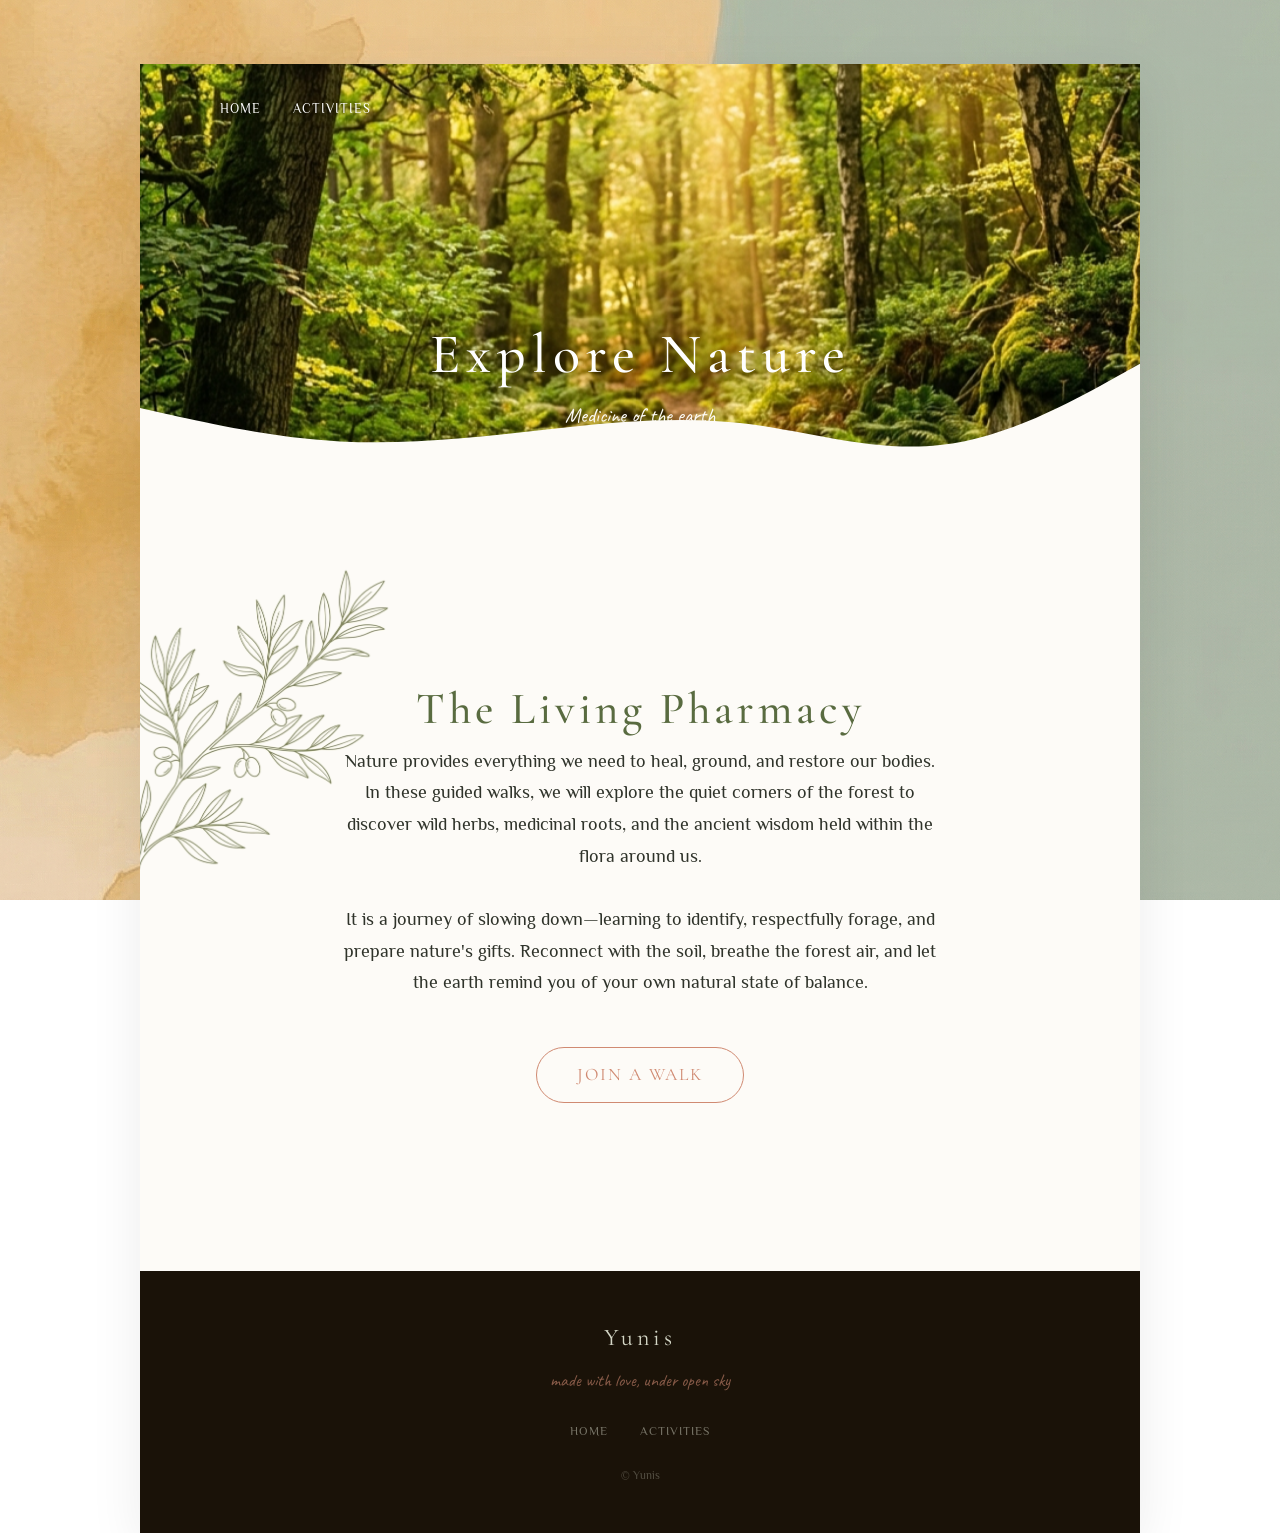
<file: explore-nature.html>
<!DOCTYPE html>
<html lang="en">
<head>
    <meta charset="UTF-8">
    <meta name="viewport" content="width=device-width, initial-scale=1.0">
    <title>Explore Nature | Yunis</title>
    <link rel="stylesheet" href="style.css">
</head>
<body>
<div class="page-container">
    <header class="subpage-header subpage-header--short">
        <div class="parallax-bg layer-bg" style="background-image: url('assets/images/explore_nature_hero_1775455972400.png'); background-position: center;"></div>
        <nav class="navbar">
            <ul class="nav-links nav-links--light">
                <li><a href="index.html">HOME</a></li>
                <li><a href="index.html#activities">ACTIVITIES</a></li>
            </ul>
            <button class="hamburger" aria-label="Menu" aria-expanded="false">
                <span></span>
                <span></span>
                <span></span>
            </button>
        </nav>
        <div class="subpage-hero-content">
             <h1>Explore Nature</h1>
             <p class="section-subtitle">Medicine of the earth</p>
        </div>
        <div class="wave-bottom">
            <svg viewBox="0 0 1440 320" preserveAspectRatio="none">
                <path fill="#FDFBF7" fill-opacity="1" d="M0,160L48,170.7C96,181,192,203,288,208C384,213,480,203,576,192C672,181,768,171,864,181.3C960,192,1056,224,1152,213.3C1248,203,1344,149,1392,122.7L1440,96L1440,320L1392,320C1344,320,1248,320,1152,320C1056,320,960,320,864,320C768,320,672,320,576,320C480,320,384,320,288,320C192,320,96,320,48,320L0,320Z"></path>
            </svg>
        </div>
    </header>

    <nav class="nav-overlay">
        <ul>
            <li><a href="index.html">Home</a></li>
            <li><a href="index.html#activities">Activities</a></li>
        </ul>
    </nav>

    <main class="subpage-main">
        <img src="assets/images/plant_branch_1775364605554.png" alt="" class="subpage-decoration" style="top:50px; left:-50px; width:300px; opacity:0.8;">
        <h2 class="section-title reveal">The Living Pharmacy</h2>
        <p class="reveal">
            Nature provides everything we need to heal, ground, and restore our bodies. In these guided walks, we will explore the quiet corners of the forest to discover wild herbs, medicinal roots, and the ancient wisdom held within the flora around us.<br><br>
            It is a journey of slowing down—learning to identify, respectfully forage, and prepare nature's gifts. Reconnect with the soil, breathe the forest air, and let the earth remind you of your own natural state of balance.
        </p>
        <div class="subpage-cta reveal">
             <a href="index.html#contact" class="btn-primary">Join a Walk</a>
        </div>
    </main>

    <footer class="site-footer">
        <p class="footer-brand">Yunis</p>
        <p class="footer-tagline">made with love, under open sky</p>
        <ul class="footer-nav">
            <li><a href="index.html">Home</a></li>
            <li><a href="index.html#activities">Activities</a></li>
        </ul>
        <p class="footer-credit">&copy; Yunis</p>
    </footer>
</div>

<button class="back-to-top" aria-label="Back to top">
    <svg viewBox="0 0 24 24" fill="none" stroke="currentColor" stroke-width="2" stroke-linecap="round" stroke-linejoin="round">
        <polyline points="18 15 12 9 6 15"></polyline>
    </svg>
</button>

<script src="main.js"></script>
</body>
</html>
</file>
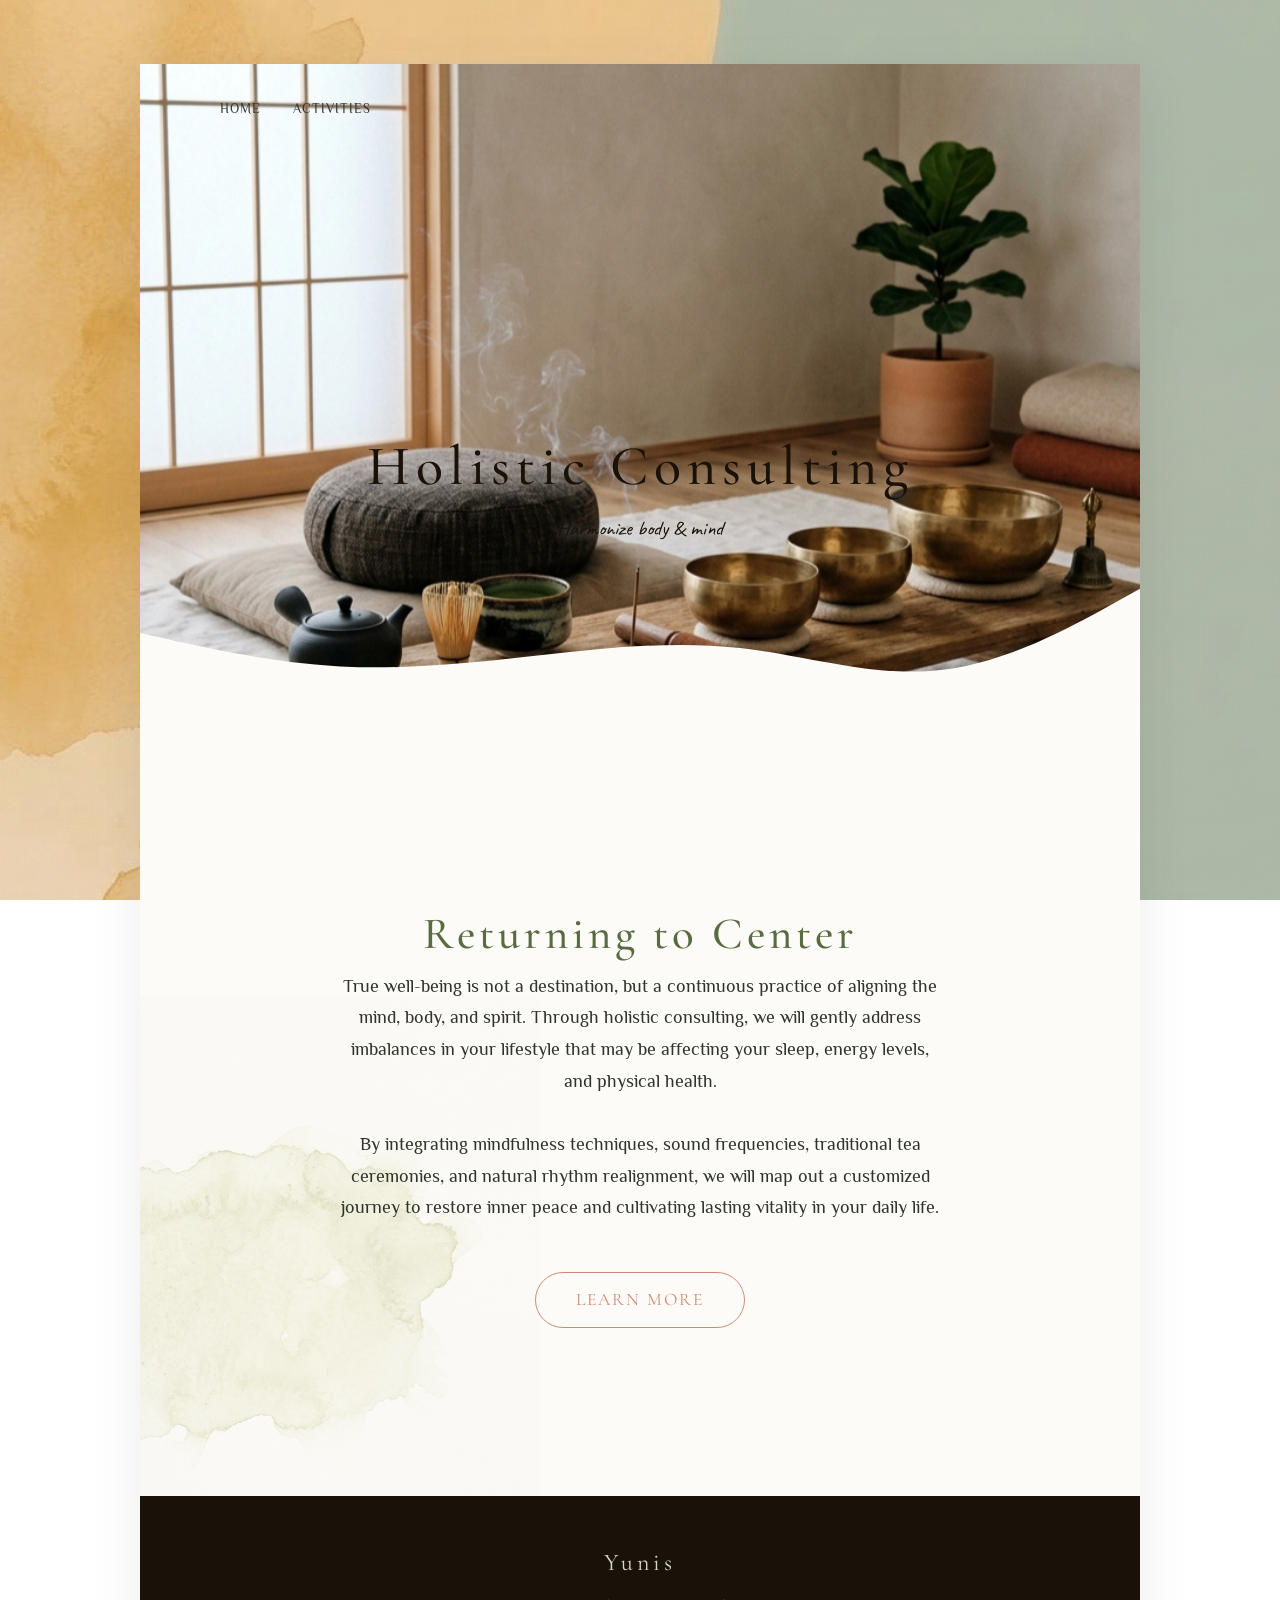
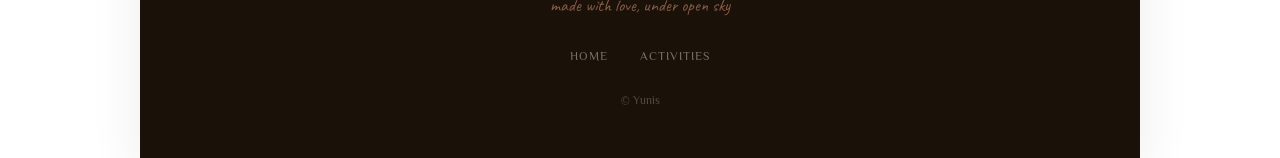
<file: holistic-consulting.html>
<!DOCTYPE html>
<html lang="en">
<head>
    <meta charset="UTF-8">
    <meta name="viewport" content="width=device-width, initial-scale=1.0">
    <title>Holistic Consulting | Yunis</title>
    <link rel="stylesheet" href="style.css">
</head>
<body>
<div class="page-container">
    <header class="subpage-header">
        <div class="parallax-bg layer-bg" style="background-image: url('assets/images/holistic_consulting_hero_1775455987597.png'); background-position: center;"></div>
        <nav class="navbar">
            <ul class="nav-links">
                <li><a href="index.html">HOME</a></li>
                <li><a href="index.html#activities">ACTIVITIES</a></li>
            </ul>
            <button class="hamburger" aria-label="Menu" aria-expanded="false">
                <span></span>
                <span></span>
                <span></span>
            </button>
        </nav>
        <div class="subpage-hero-content subpage-hero-content--dark">
             <h1>Holistic Consulting</h1>
             <p class="section-subtitle">Harmonize body & mind</p>
        </div>
        <div class="wave-bottom">
            <svg viewBox="0 0 1440 320" preserveAspectRatio="none">
                <path fill="#FDFBF7" fill-opacity="1" d="M0,160L48,170.7C96,181,192,203,288,208C384,213,480,203,576,192C672,181,768,171,864,181.3C960,192,1056,224,1152,213.3C1248,203,1344,149,1392,122.7L1440,96L1440,320L1392,320C1344,320,1248,320,1152,320C1056,320,960,320,864,320C768,320,672,320,576,320C480,320,384,320,288,320C192,320,96,320,48,320L0,320Z"></path>
            </svg>
        </div>
    </header>

    <nav class="nav-overlay">
        <ul>
            <li><a href="index.html">Home</a></li>
            <li><a href="index.html#activities">Activities</a></li>
        </ul>
    </nav>

    <main class="subpage-main">
        <img src="assets/images/smudge_green_1775364622060.png" alt="" class="subpage-decoration" style="bottom:-100px; left:-200px; width:600px;">
        <h2 class="section-title reveal">Returning to Center</h2>
        <p class="reveal">
            True well-being is not a destination, but a continuous practice of aligning the mind, body, and spirit. Through holistic consulting, we will gently address imbalances in your lifestyle that may be affecting your sleep, energy levels, and physical health.<br><br>
            By integrating mindfulness techniques, sound frequencies, traditional tea ceremonies, and natural rhythm realignment, we will map out a customized journey to restore inner peace and cultivating lasting vitality in your daily life.
        </p>
        <div class="subpage-cta reveal">
             <a href="index.html#contact" class="btn-primary">Learn More</a>
        </div>
    </main>

    <footer class="site-footer">
        <p class="footer-brand">Yunis</p>
        <p class="footer-tagline">made with love, under open sky</p>
        <ul class="footer-nav">
            <li><a href="index.html">Home</a></li>
            <li><a href="index.html#activities">Activities</a></li>
        </ul>
        <p class="footer-credit">&copy; Yunis</p>
    </footer>
</div>

<button class="back-to-top" aria-label="Back to top">
    <svg viewBox="0 0 24 24" fill="none" stroke="currentColor" stroke-width="2" stroke-linecap="round" stroke-linejoin="round">
        <polyline points="18 15 12 9 6 15"></polyline>
    </svg>
</button>

<script src="main.js"></script>
</body>
</html>
</file>
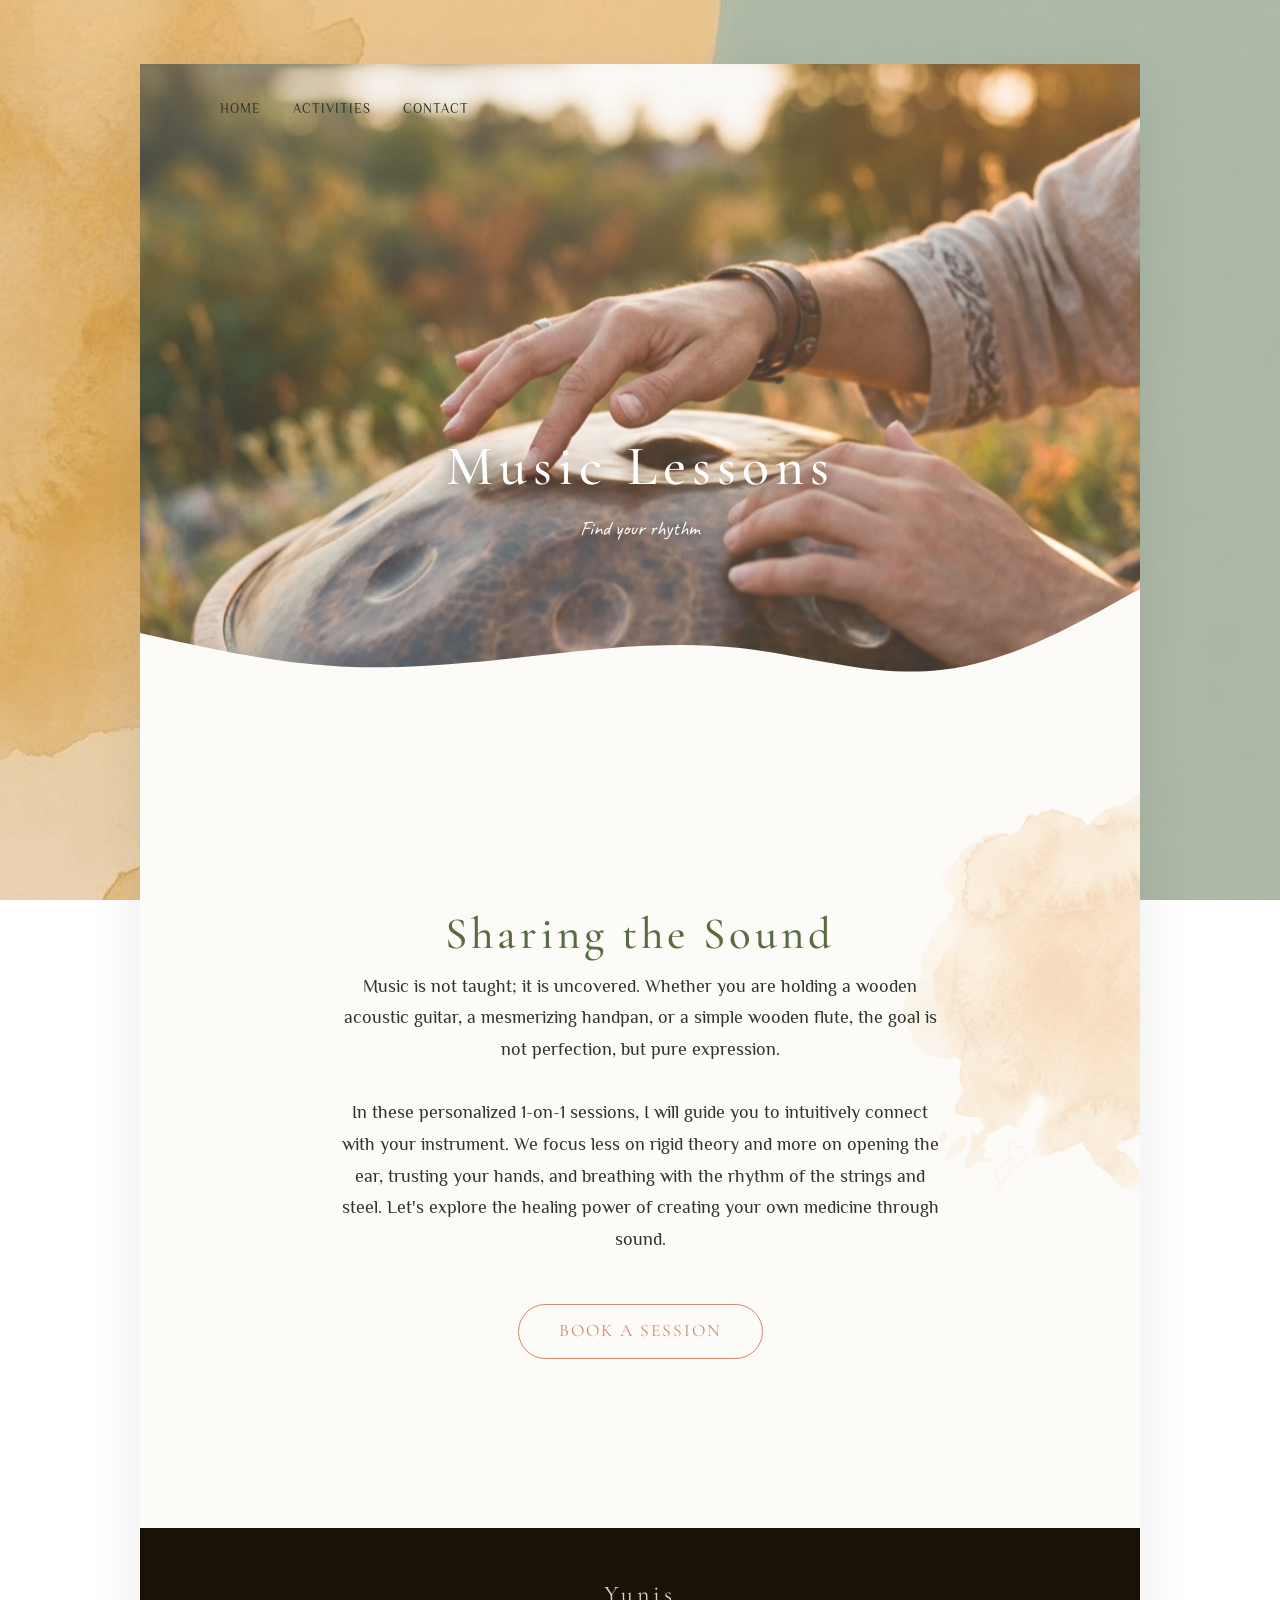
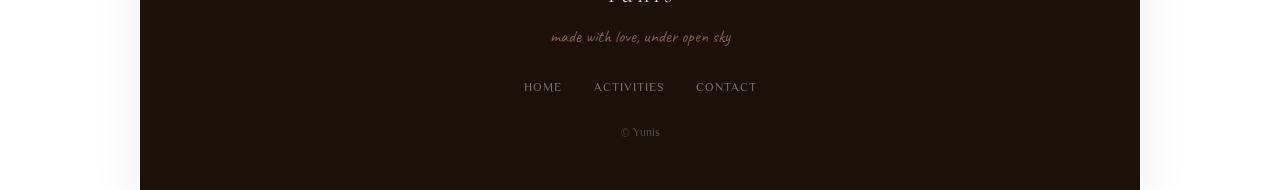
<file: music-lessons.html>
<!DOCTYPE html>
<html lang="en">
<head>
    <meta charset="UTF-8">
    <meta name="viewport" content="width=device-width, initial-scale=1.0">
    <title>Music Lessons | Yunis</title>
    <link rel="stylesheet" href="style.css">
</head>
<body>
<div class="page-container">
    <header class="subpage-header">
        <div class="parallax-bg layer-bg" style="background-image: url('assets/images/music_lessons_hero_1775455955235.png'); background-position: center; opacity: 0.8;"></div>
        <nav class="navbar">
            <ul class="nav-links">
                <li><a href="index.html">HOME</a></li>
                <li><a href="index.html#activities">ACTIVITIES</a></li>
                <li><a href="index.html#contact">CONTACT</a></li>
            </ul>
            <button class="hamburger" aria-label="Menu" aria-expanded="false">
                <span></span>
                <span></span>
                <span></span>
            </button>
        </nav>
        <div class="subpage-hero-content">
             <h1>Music Lessons</h1>
             <p class="section-subtitle">Find your rhythm</p>
        </div>
        <div class="wave-bottom">
            <svg viewBox="0 0 1440 320" preserveAspectRatio="none">
                <path fill="#FDFBF7" fill-opacity="1" d="M0,160L48,170.7C96,181,192,203,288,208C384,213,480,203,576,192C672,181,768,171,864,181.3C960,192,1056,224,1152,213.3C1248,203,1344,149,1392,122.7L1440,96L1440,320L1392,320C1344,320,1248,320,1152,320C1056,320,960,320,864,320C768,320,672,320,576,320C480,320,384,320,288,320C192,320,96,320,48,320L0,320Z"></path>
            </svg>
        </div>
    </header>

    <nav class="nav-overlay">
        <ul>
            <li><a href="index.html">Home</a></li>
            <li><a href="index.html#activities">Activities</a></li>
            <li><a href="index.html#contact">Contact</a></li>
        </ul>
    </nav>

    <main class="subpage-main">
        <img src="assets/images/smudge_orange_1775364639186.png" alt="" class="subpage-decoration" style="top:0; right:-200px; width:500px;">
        <h2 class="section-title reveal">Sharing the Sound</h2>
        <p class="reveal">
            Music is not taught; it is uncovered. Whether you are holding a wooden acoustic guitar, a mesmerizing handpan, or a simple wooden flute, the goal is not perfection, but pure expression.<br><br>
            In these personalized 1-on-1 sessions, I will guide you to intuitively connect with your instrument. We focus less on rigid theory and more on opening the ear, trusting your hands, and breathing with the rhythm of the strings and steel. Let's explore the healing power of creating your own medicine through sound.
        </p>
        <div class="subpage-cta reveal">
             <a href="index.html#contact" class="btn-primary">Book a Session</a>
        </div>
    </main>

    <footer class="site-footer">
        <p class="footer-brand">Yunis</p>
        <p class="footer-tagline">made with love, under open sky</p>
        <ul class="footer-nav">
            <li><a href="index.html">Home</a></li>
            <li><a href="index.html#activities">Activities</a></li>
            <li><a href="index.html#contact">Contact</a></li>
        </ul>
        <p class="footer-credit">&copy; Yunis</p>
    </footer>
</div>

<button class="back-to-top" aria-label="Back to top">
    <svg viewBox="0 0 24 24" fill="none" stroke="currentColor" stroke-width="2" stroke-linecap="round" stroke-linejoin="round">
        <polyline points="18 15 12 9 6 15"></polyline>
    </svg>
</button>

<script src="main.js"></script>
</body>
</html>
</file>
<file: style.css>
@import url('https://fonts.googleapis.com/css2?family=Cormorant+Garamond:ital,wght@0,300;0,400;0,600;1,300;1,400&family=Philosopher:ital,wght@0,400;0,700;1,400&family=Caveat:wght@400;500;600&display=swap');

:root {
    --color-bg-light: #FDFBF7;
    --color-bg-dark: #1a1208;
    --color-text-dark: #2F332A;
    --color-text-light: #8A8881;
    --color-olive: #596B40;
    --color-terracotta: #D08A72;
    --color-sand: #D5D7C7;
    --color-golden: #c4973b;

    --font-heading: 'Cormorant Garamond', serif;
    --font-subtitle: 'Caveat', cursive;
    --font-body: 'Philosopher', sans-serif;

    --space-sm: 1rem;
    --space-md: 2rem;
    --space-lg: 5rem;
    --space-xl: 10rem;
}

html {
    scroll-behavior: smooth;
}

* {
    margin: 0;
    padding: 0;
    box-sizing: border-box;
}

body {
    color: var(--color-text-dark);
    font-family: var(--font-body);
    line-height: 1.6;
    overflow-x: hidden;
    position: relative;

    background-image: url('assets/bg/bg-pattern.png');
    background-size: cover;
    background-position: center;
    background-repeat: no-repeat;
    background-attachment: fixed;
}

/* iOS fix for background-attachment: fixed */
@supports (-webkit-touch-callout: none) {
    body {
        background-attachment: scroll;
        background-size: 100% 100%;
    }
}

/* ===== Typography ===== */
h1, h2, h3, h4, .section-title {
    font-family: var(--font-heading), serif;
    font-weight: 500;
    text-align: center;
}

h1 {
    font-size: clamp(2rem, 6vw, 3.5rem);
    color: var(--color-olive);
    letter-spacing: 6px;
}

.section-title {
    font-size: clamp(1.8rem, 5vw, 2.8rem);
    letter-spacing: 4px;
    color: var(--color-olive);
}

.section-subtitle {
    text-align: center;
    font-family: var(--font-subtitle);
    font-size: clamp(1.1rem, 2.5vw, 1.3rem);
    color: var(--color-golden);
    margin-bottom: 1rem;
}

/* ===== Page Load Animation ===== */
@keyframes pageFadeIn {
    from {
        opacity: 0;
        transform: translateY(20px);
    }
    to {
        opacity: 1;
        transform: translateY(0);
    }
}

.page-container {
    max-width: 1000px;
    width: 95%;
    margin: 4rem auto 0 auto;
    background-color: var(--color-bg-light);
    box-shadow: 0 15px 50px rgba(0,0,0,0.08);
    position: relative;
    overflow: hidden;
    animation: pageFadeIn 0.8s ease-out;
}

/* ===== Header & Parallax ===== */
header {
    position: relative;
    height: 75vh;
    overflow: hidden;
    display: flex;
    flex-direction: column;
}

header .parallax-bg {
    position: absolute;
    top: -10%;
    left: -10%;
    right: -10%;
    bottom: -10%;
    background-size: cover;
    background-repeat: no-repeat;
    z-index: 0;
    will-change: transform;
}

header .layer-bg {
    background-image: url("assets/bg/background.png");
    background-position: center center;
}

header .layer-fg {
    background-image: url("assets/bg/foreground.png");
    background-position: center bottom;
}

header > *:not(.parallax-bg):not(.wave-bottom):not(.wave-top) {
    position: relative;
    z-index: 2;
}

/* ===== Hero Entrance Animation ===== */
@keyframes heroTitleEntrance {
    0% {
        opacity: 0;
        letter-spacing: 20px;
        transform: translateY(40px);
        filter: blur(4px);
    }
    60% {
        opacity: 1;
        letter-spacing: 4px;
        transform: translateY(-5px);
        filter: blur(0);
    }
    100% {
        opacity: 1;
        letter-spacing: 6px;
        transform: translateY(0);
        filter: blur(0);
    }
}

@keyframes heroSubtitleEntrance {
    from {
        opacity: 0;
        transform: translateY(15px);
    }
    to {
        opacity: 1;
        transform: translateY(0);
    }
}

@keyframes heroFloat {
    0%, 100% { transform: translateY(0); }
    50% { transform: translateY(-8px); }
}

.hero-content {
    position: absolute;
    top: 10%;
    left: 50%;
    transform: translate(-50%, -50%);
    text-align: center;
    width: 100%;
    z-index: 2;
}

.hero-content h1 {
    animation: heroTitleEntrance 1.2s cubic-bezier(0.22, 1, 0.36, 1) forwards;
    opacity: 0;
}

.hero-content .section-subtitle {
    animation: heroSubtitleEntrance 0.8s ease-out 0.6s forwards;
    opacity: 0;
}

.hero-content.animate-float {
    animation: heroFloat 6s ease-in-out infinite;
}

/* ===== Wave Dividers ===== */
.wave-top {
    position: absolute;
    top: -70px;
    left: 0;
    width: 100%;
    line-height: 0;
    z-index: 3;
    transform: rotateX(180deg);
}

.wave-bottom {
    position: absolute;
    bottom: -5px;
    left: 0;
    width: 100%;
    line-height: 0;
    z-index: 3;
}

/* ===== Sections ===== */
section {
    padding: var(--space-lg) var(--space-lg);
    text-align: center;
    position: relative;
    z-index: 5;
    background: transparent;
}

.separator {
    display: inline-block;
    margin: var(--space-md) 0;
}

/* ===== Scroll Reveal Animations ===== */
.reveal {
    opacity: 0;
    transform: translateY(30px);
    transition: opacity 0.8s cubic-bezier(0.22, 1, 0.36, 1),
                transform 0.8s cubic-bezier(0.22, 1, 0.36, 1);
}

.reveal-left {
    opacity: 0;
    transform: translateX(-30px);
    transition: opacity 0.8s cubic-bezier(0.22, 1, 0.36, 1),
                transform 0.8s cubic-bezier(0.22, 1, 0.36, 1);
}

.reveal-right {
    opacity: 0;
    transform: translateX(30px);
    transition: opacity 0.8s cubic-bezier(0.22, 1, 0.36, 1),
                transform 0.8s cubic-bezier(0.22, 1, 0.36, 1);
}

.reveal.visible,
.reveal-left.visible,
.reveal-right.visible {
    opacity: 1;
    transform: translate(0);
}

.reveal-stagger > * {
    opacity: 0;
    transform: translateY(30px);
    transition: opacity 0.6s cubic-bezier(0.22, 1, 0.36, 1),
                transform 0.6s cubic-bezier(0.22, 1, 0.36, 1);
}

.reveal-stagger.visible > *:nth-child(1) { transition-delay: 0ms; }
.reveal-stagger.visible > *:nth-child(2) { transition-delay: 150ms; }
.reveal-stagger.visible > *:nth-child(3) { transition-delay: 300ms; }
.reveal-stagger.visible > *:nth-child(4) { transition-delay: 450ms; }

.reveal-stagger.visible > * {
    opacity: 1;
    transform: translateY(0);
}

@media (prefers-reduced-motion: reduce) {
    .reveal, .reveal-left, .reveal-right,
    .reveal-stagger > * {
        opacity: 1;
        transform: none;
        transition: none;
    }
    .hero-content h1,
    .hero-content .section-subtitle {
        animation: none;
        opacity: 1;
    }
    .page-container {
        animation: none;
    }
}

/* ===== Gallery ===== */
.gallery {
    display: grid;
    grid-template-columns: repeat(auto-fit, minmax(180px, 1fr));
    gap: 12px;
}

.gallery-item {
    position: relative;
    overflow: hidden;
    border-radius: 8px;
}

.gallery-item img {
    width: 100%;
    height: 280px;
    object-fit: cover;
    display: block;
    transition: transform 0.5s cubic-bezier(0.22, 1, 0.36, 1),
                filter 0.5s ease;
}

.gallery-item:hover img {
    transform: scale(1.05);
    filter: brightness(1.05);
}

.gallery-item::after {
    content: '';
    position: absolute;
    inset: 0;
    background: linear-gradient(to top, rgba(26, 18, 8, 0.3) 0%, transparent 50%);
    opacity: 0;
    transition: opacity 0.4s ease;
    pointer-events: none;
}

.gallery-item:hover::after {
    opacity: 1;
}

/* Legacy class for backwards compat */
.gallery-image {
    max-width: 200px;
    height: auto;
}

/* ===== Lightbox ===== */
.lightbox-overlay {
    position: fixed;
    inset: 0;
    background: rgba(26, 18, 8, 0.85);
    backdrop-filter: blur(12px);
    -webkit-backdrop-filter: blur(12px);
    z-index: 1000;
    display: flex;
    align-items: center;
    justify-content: center;
    opacity: 0;
    pointer-events: none;
    transition: opacity 0.4s ease;
    cursor: pointer;
}

.lightbox-overlay.active {
    opacity: 1;
    pointer-events: all;
}

.lightbox-overlay img {
    max-width: 90vw;
    max-height: 85vh;
    object-fit: contain;
    border-radius: 8px;
    box-shadow: 0 25px 80px rgba(0, 0, 0, 0.5);
    transform: scale(0.9);
    transition: transform 0.4s cubic-bezier(0.22, 1, 0.36, 1);
}

.lightbox-overlay.active img {
    transform: scale(1);
}

.lightbox-close {
    position: absolute;
    top: 2rem;
    right: 2rem;
    width: 40px;
    height: 40px;
    background: none;
    border: none;
    color: var(--color-sand);
    font-size: 2rem;
    cursor: pointer;
    transition: transform 0.3s ease, color 0.3s ease;
    line-height: 1;
}

.lightbox-close:hover {
    transform: rotate(90deg);
    color: white;
}

/* ===== Decorations ===== */
.decoration {
    position: absolute;
    pointer-events: none;
}

.plant-1 {
    top: 0;
    left: -28px;
    width: 20%;
    transform: rotate(2deg);
}

.smudge-1 {
    top: 50%;
    right: -150px;
    width: 40%;
    opacity: 0.4;
    mix-blend-mode: multiply;
}

/* ===== Activity Cards ===== */
.retreats-grid {
    display: grid;
    grid-template-columns: repeat(auto-fit, minmax(250px, 1fr));
    gap: var(--space-lg);
    margin-top: var(--space-lg);
}

.retreat-card {
    display: flex;
    flex-direction: column;
    align-items: center;
    transition: transform 0.4s ease, box-shadow 0.4s ease;
    padding: 2rem 1.5rem;
    border-radius: 16px;
}

.retreat-card:hover {
    transform: translateY(-10px);
    box-shadow: 0 20px 50px rgba(89, 107, 64, 0.08);
}

.icon-wrapper {
    width: 80px;
    height: 80px;
    margin-bottom: var(--space-md);
    transition: transform 0.4s ease;
}

.retreat-card:hover .icon-wrapper {
    transform: scale(1.1);
}

.retreat-card h3 {
    font-size: 1.5rem;
    margin-bottom: 0.5rem;
}

.retreat-card .date {
    font-size: 0.8rem;
    color: var(--color-text-light);
    margin-bottom: 0.5rem;
}

.retreat-card .desc {
    font-size: 0.9rem;
    color: var(--color-text-light);
    max-width: 200px;
    margin-bottom: 1rem;
}

/* ===== Music Section ===== */
#music {
    min-height: 55vh;
    background-image: url('assets/images/cat_headphones.png');
    background-size: cover;
    background-position: center;
    background-attachment: fixed;
    background-repeat: no-repeat;
    background-color: var(--color-terracotta);
    color: var(--color-text-dark);
    margin: 0;
    position: relative;
}

@supports (-webkit-touch-callout: none) {
    #music {
        background-attachment: scroll;
    }
}

#music .section-title {
    color: var(--color-bg-dark);
}

#music .section-subtitle {
    color: var(--color-olive);
}

.music-player-container {
    display: flex;
    justify-content: center;
    margin-top: var(--space-md);
}

.custom-player {
    display: flex;
    align-items: center;
    gap: 1.5rem;
    background: var(--color-bg-dark);
    padding: 1rem 2rem;
    border-radius: 50px;
    box-shadow: 0 15px 35px rgba(0,0,0,0.2);
    width: 100%;
    max-width: 500px;
    transition: box-shadow 0.3s ease;
}

.custom-player:hover {
    box-shadow: 0 20px 45px rgba(0,0,0,0.3);
}

/* Album art thumbnail */
.album-art {
    width: 45px;
    height: 45px;
    border-radius: 50%;
    object-fit: cover;
    flex-shrink: 0;
    transition: transform 0.3s ease;
}

@keyframes albumSpin {
    from { transform: rotate(0deg); }
    to { transform: rotate(360deg); }
}

.custom-player.playing .album-art {
    animation: albumSpin 4s linear infinite;
}

.track-name {
    font-family: var(--font-subtitle);
    color: var(--color-sand);
    font-size: 1rem;
    white-space: nowrap;
    overflow: hidden;
    text-overflow: ellipsis;
}

.player-btn {
    background: none;
    border: none;
    color: var(--color-golden);
    cursor: pointer;
    width: 45px;
    height: 45px;
    display: flex;
    justify-content: center;
    align-items: center;
    border-radius: 50%;
    transition: all 0.3s ease;
    flex-shrink: 0;
    position: relative;
}

@keyframes playerPulse {
    0%, 100% { box-shadow: 0 0 0 0 rgba(196, 151, 59, 0.3); }
    50% { box-shadow: 0 0 0 8px rgba(196, 151, 59, 0); }
}

.player-btn:not(.is-playing) {
    animation: playerPulse 3s ease-in-out infinite;
}

.player-btn:hover {
    background: rgba(255, 255, 255, 0.05);
    transform: scale(1.05);
}

.player-btn svg {
    width: 24px;
    height: 24px;
}

.progress-container {
    display: flex;
    align-items: center;
    gap: 1rem;
    flex-grow: 1;
    color: var(--color-sand);
    font-size: 0.9rem;
    font-family: var(--font-body);
}

#progress-bar {
    -webkit-appearance: none;
    appearance: none;
    flex-grow: 1;
    height: 6px;
    background: rgba(255, 255, 255, 0.2);
    border-radius: 10px;
    cursor: pointer;
    outline: none;
    transition: background 0.1s ease;
}

#progress-bar::-webkit-slider-thumb {
    -webkit-appearance: none;
    appearance: none;
    width: 16px;
    height: 16px;
    border-radius: 50%;
    background: var(--color-golden);
    cursor: pointer;
    box-shadow: 0 0 10px rgba(0,0,0,0.5);
    transition: transform 0.2s ease;
}

#progress-bar::-webkit-slider-thumb:hover {
    transform: scale(1.2);
}

#progress-bar::-moz-range-thumb {
    width: 16px;
    height: 16px;
    border-radius: 50%;
    background: var(--color-golden);
    cursor: pointer;
    border: none;
}

/* ===== Navbar ===== */
.navbar {
    display: flex;
    justify-content: space-between;
    align-items: center;
    padding: var(--space-md) var(--space-lg);
    width: 100%;
}

.nav-links {
    list-style: none;
    display: flex;
    gap: var(--space-md);
}

.nav-links a {
    text-decoration: none;
    color: var(--color-text-dark);
    font-size: 0.8rem;
    font-weight: 500;
    letter-spacing: 1px;
    text-transform: uppercase;
    transition: color 0.3s ease;
    position: relative;
    padding-bottom: 5px;
}

.nav-links a::after {
    content: '';
    position: absolute;
    width: 0;
    height: 1px;
    bottom: 0;
    left: 0;
    background-color: var(--color-terracotta);
    transition: width 0.3s ease;
}

.nav-links a:hover {
    color: var(--color-terracotta);
}

.nav-links a:hover::after {
    width: 100%;
}

.nav-icons {
    display: flex;
    gap: 1.5rem;
}

.icon {
    width: 20px;
    height: 20px;
    cursor: pointer;
    transition: stroke 0.3s ease;
    stroke: var(--color-text-dark);
}

.icon:hover {
    stroke: var(--color-terracotta);
}

/* ===== Hamburger Menu ===== */
.hamburger {
    display: none;
    flex-direction: column;
    gap: 5px;
    background: none;
    border: none;
    cursor: pointer;
    padding: 8px;
    z-index: 102;
}

.hamburger span {
    display: block;
    width: 24px;
    height: 2px;
    background: var(--color-text-dark);
    transition: transform 0.3s ease, opacity 0.3s ease;
}

.hamburger.active span:nth-child(1) {
    transform: rotate(45deg) translate(5px, 5px);
}

.hamburger.active span:nth-child(2) {
    opacity: 0;
}

.hamburger.active span:nth-child(3) {
    transform: rotate(-45deg) translate(5px, -5px);
}

/* Mobile nav overlay */
.nav-overlay {
    position: fixed;
    top: 0;
    right: 0;
    width: 100%;
    height: 100vh;
    background: rgba(253, 251, 247, 0.95);
    backdrop-filter: blur(10px);
    -webkit-backdrop-filter: blur(10px);
    z-index: 101;
    display: flex;
    align-items: center;
    justify-content: center;
    transform: translateX(100%);
    transition: transform 0.5s cubic-bezier(0.22, 1, 0.36, 1);
}

.nav-overlay.open {
    transform: translateX(0);
}

.nav-overlay ul {
    list-style: none;
    text-align: center;
    display: flex;
    flex-direction: column;
    gap: 2.5rem;
}

.nav-overlay ul a {
    text-decoration: none;
    color: var(--color-text-dark);
    font-family: var(--font-heading);
    font-size: 1.8rem;
    letter-spacing: 4px;
    text-transform: uppercase;
    transition: color 0.3s ease;
}

.nav-overlay ul a:hover {
    color: var(--color-terracotta);
}

/* ===== Buttons ===== */
.btn-primary {
    text-transform: uppercase;
    display: inline-block;
    background-color: transparent;
    color: var(--color-terracotta);
    padding: 0.8rem 2.5rem;
    text-decoration: none;
    font-family: var(--font-heading);
    font-size: 1.1rem;
    letter-spacing: 2px;
    transition: all 0.4s ease;
    border: 1px solid var(--color-terracotta);
    cursor: pointer;
    border-radius: 40px;
    position: relative;
    overflow: hidden;
    z-index: 1;
}

.btn-primary::before {
    content: '';
    position: absolute;
    top: 0; left: 0;
    width: 100%; height: 100%;
    background-color: var(--color-terracotta);
    z-index: -1;
    transition: transform 0.4s ease;
    transform: scaleX(0);
    transform-origin: right;
}

.btn-primary:hover {
    color: white;
}

.btn-primary:hover::before {
    transform: scaleX(1);
    transform-origin: left;
}

.btn-primary:active {
    transform: scale(0.97);
}

.btn-primary:focus-visible {
    outline: 2px solid var(--color-golden);
    outline-offset: 3px;
}

/* ===== Contact Section ===== */
#contact {
    background-color: var(--color-terracotta);
    color: var(--color-bg-dark);
}

#contact .section-title {
    color: var(--color-bg-dark);
}
#contact .section-subtitle {
    color: var(--color-olive);
}

.contact-form {
    max-width: 500px;
    margin: var(--space-md) auto 0;
    display: flex;
    flex-direction: column;
    gap: 1.5rem;
}

.form-group {
    position: relative;
}

.form-group input,
.form-group textarea {
    width: 100%;
    padding: 0.8rem 0;
    background: transparent;
    border: none;
    border-bottom: 1px solid rgba(26, 18, 8, 0.3);
    color: var(--color-bg-dark);
    font-family: var(--font-body);
    font-size: 1rem;
    outline: none;
    transition: border-color 0.3s ease;
    resize: none;
}

.form-group::after {
    content: '';
    position: absolute;
    bottom: 0;
    left: 50%;
    width: 0;
    height: 2px;
    background: var(--color-bg-dark);
    transition: width 0.4s ease, left 0.4s ease;
}

.form-group:focus-within::after {
    width: 100%;
    left: 0;
}

.form-group input::placeholder,
.form-group textarea::placeholder {
    color: rgba(26, 18, 8, 0.5);
}

.form-group input:focus,
.form-group textarea:focus {
    border-bottom-color: var(--color-bg-dark);
}

.form-submit {
    margin-top: 1rem;
    align-self: center;
    border-color: var(--color-bg-dark);
    color: var(--color-bg-dark);
}

.form-submit::before {
    background-color: var(--color-bg-dark);
}

.form-submit:hover {
    color: var(--color-terracotta);
}

/* ===== Subpage Styles ===== */
.subpage-header {
    position: relative;
    height: 75vh;
    overflow: hidden;
    display: flex;
    flex-direction: column;
}

.subpage-header--short {
    height: 50vh;
}

.subpage-hero-content {
    position: absolute;
    top: 50%;
    left: 50%;
    transform: translate(-50%, -50%);
    text-align: center;
    width: 100%;
    z-index: 2;
}

.subpage-hero-content h1 {
    color: white;
    text-shadow: 0 4px 20px rgba(0,0,0,0.8);
}

.subpage-hero-content .section-subtitle {
    color: var(--color-bg-light);
    text-shadow: 0 2px 10px rgba(0,0,0,0.6);
}

/* Variant for light backgrounds */
.subpage-hero-content--dark h1 {
    color: var(--color-bg-dark);
    text-shadow: 0 4px 20px rgba(255,255,255,0.7);
}

.subpage-hero-content--dark .section-subtitle {
    color: var(--color-bg-dark);
    text-shadow: 0 2px 10px rgba(255,255,255,0.5);
}

.subpage-main {
    padding: var(--space-xl) var(--space-lg);
    min-height: 50vh;
    position: relative;
    text-align: center;
}

.subpage-main p {
    text-align: center;
    max-width: 600px;
    margin: 0 auto;
    line-height: 1.8;
    font-size: 1.1rem;
}

.subpage-cta {
    text-align: center;
    margin-top: 3rem;
}

.subpage-decoration {
    position: absolute;
    opacity: 0.3;
    mix-blend-mode: multiply;
    pointer-events: none;
}

/* Nav links on dark hero backgrounds */
.nav-links--light a {
    color: white;
    text-shadow: 0 2px 4px rgba(0,0,0,0.5);
}

.nav-links--light a::after {
    background-color: white;
}

.nav-links--light a:hover {
    color: var(--color-sand);
}

/* ===== Footer ===== */
.site-footer {
    background: var(--color-bg-dark);
    padding: 3rem 2rem;
    text-align: center;
    position: relative;
}

.footer-brand {
    font-family: var(--font-heading);
    font-size: 1.5rem;
    color: var(--color-sand);
    letter-spacing: 4px;
    margin-bottom: 0.5rem;
}

.footer-tagline {
    font-family: var(--font-subtitle);
    font-size: 1.1rem;
    color: var(--color-terracotta);
    opacity: 0.6;
    margin-bottom: 1.5rem;
}

.footer-nav {
    list-style: none;
    display: flex;
    justify-content: center;
    gap: 2rem;
    margin-bottom: 1.5rem;
    flex-wrap: wrap;
}

.footer-nav a {
    text-decoration: none;
    color: var(--color-sand);
    font-size: 0.75rem;
    text-transform: uppercase;
    letter-spacing: 1px;
    opacity: 0.5;
    transition: opacity 0.3s ease;
}

.footer-nav a:hover {
    opacity: 1;
}

.footer-social {
    display: flex;
    justify-content: center;
    gap: 1.5rem;
    margin-bottom: 1.5rem;
}

.footer-social a {
    display: flex;
    align-items: center;
    justify-content: center;
    width: 36px;
    height: 36px;
    border-radius: 50%;
    border: 1px solid rgba(213, 215, 199, 0.2);
    transition: border-color 0.3s ease, transform 0.3s ease;
}

.footer-social a:hover {
    border-color: var(--color-terracotta);
    transform: translateY(-3px);
}

.footer-social svg {
    width: 16px;
    height: 16px;
    stroke: var(--color-sand);
    fill: none;
    stroke-width: 2;
    transition: stroke 0.3s ease;
}

.footer-social a:hover svg {
    stroke: var(--color-terracotta);
}

.footer-credit {
    font-size: 0.7rem;
    color: var(--color-sand);
    opacity: 0.3;
}

/* ===== Back to Top ===== */
.back-to-top {
    position: fixed;
    bottom: 2rem;
    right: 2rem;
    width: 44px;
    height: 44px;
    border-radius: 50%;
    background: var(--color-olive);
    color: white;
    border: none;
    cursor: pointer;
    display: flex;
    align-items: center;
    justify-content: center;
    opacity: 0;
    transform: translateY(20px);
    transition: opacity 0.4s ease, transform 0.4s ease, background 0.3s ease;
    z-index: 99;
    box-shadow: 0 4px 15px rgba(0,0,0,0.15);
}

.back-to-top.visible {
    opacity: 1;
    transform: translateY(0);
}

.back-to-top:hover {
    background: var(--color-terracotta);
    transform: translateY(-3px);
}

.back-to-top svg {
    width: 20px;
    height: 20px;
}

/* ===== Responsive Design ===== */
@media (max-width: 768px) {
    :root {
        --space-lg: 3rem;
    }

    .hamburger {
        display: flex;
    }

    .navbar .nav-links {
        display: none;
    }

    .navbar .nav-icons {
        margin-right: 60px;
    }

    header {
        height: 60vh;
    }

    .subpage-header {
        height: 60vh;
    }

    .subpage-header--short {
        height: 45vh;
    }

    section {
        padding: var(--space-lg) var(--space-md);
    }

    .subpage-main {
        padding: var(--space-lg) var(--space-md);
    }

    .navbar {
        padding: var(--space-sm) var(--space-md);
    }

    .gallery {
        grid-template-columns: repeat(2, 1fr);
    }

    .gallery-item img {
        height: 200px;
    }

    .retreats-grid {
        gap: var(--space-md);
    }

    .custom-player {
        padding: 0.8rem 1.2rem;
        gap: 1rem;
    }

    .plant-1 {
        width: 30%;
        left: -40px;
    }

    .smudge-1 {
        width: 50%;
        right: -100px;
    }
}

@media (max-width: 480px) {
    :root {
        --space-lg: 2rem;
    }

    .page-container {
        width: 100%;
        margin-top: 0;
    }

    header {
        height: 50vh;
    }

    .subpage-header {
        height: 50vh;
    }

    .subpage-header--short {
        height: 40vh;
    }

    .gallery {
        grid-template-columns: 1fr;
    }

    .gallery-item img {
        height: 220px;
    }

    .retreats-grid {
        grid-template-columns: 1fr;
    }

    .custom-player {
        flex-wrap: wrap;
        border-radius: 20px;
        justify-content: center;
        gap: 0.5rem;
        padding: 1rem;
    }

    .progress-container {
        width: 100%;
    }

    .footer-nav {
        gap: 1rem;
    }

    .lightbox-close {
        top: 1rem;
        right: 1rem;
    }
}
</file>
